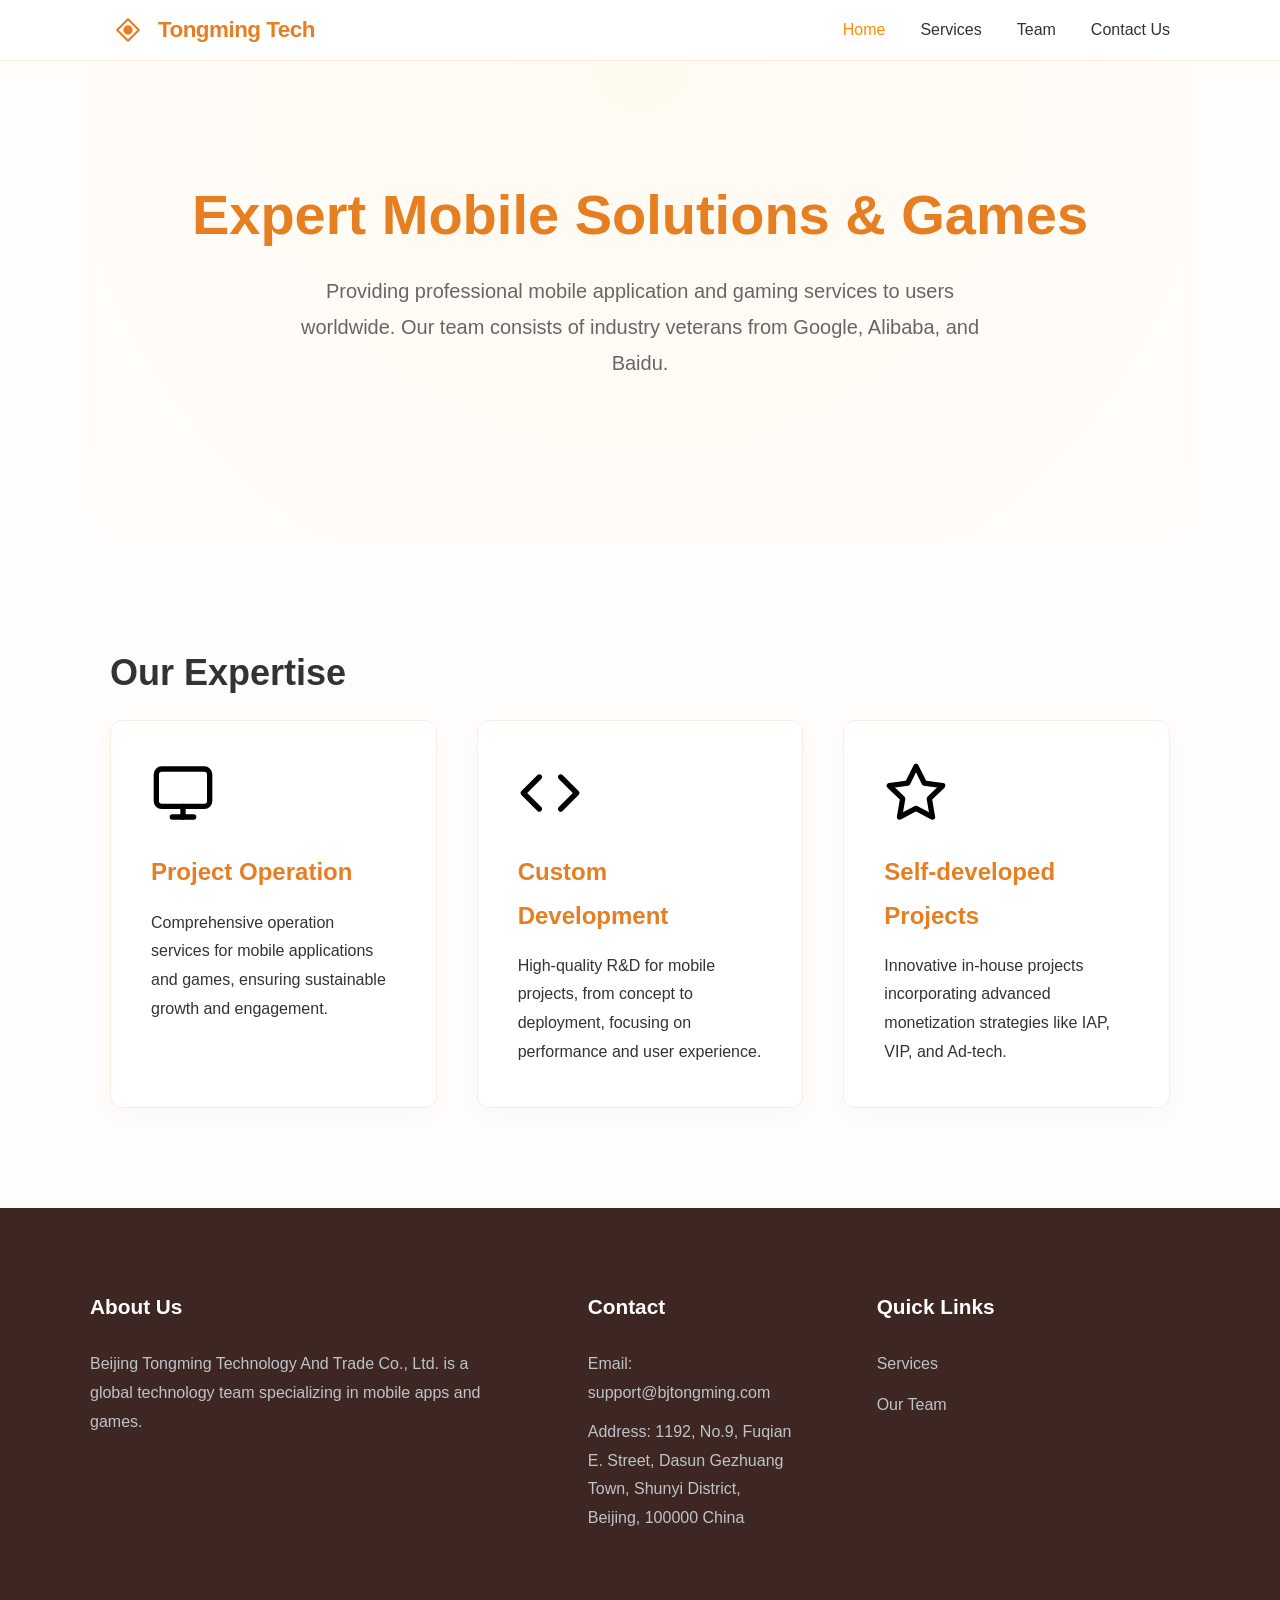
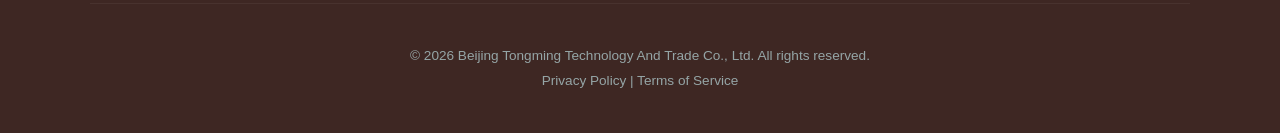
<file: index.html>
<!DOCTYPE html>
<html lang="en">
<head>
    <meta charset="UTF-8">
    <meta name="viewport" content="width=device-width, initial-scale=1.0">
    <meta name="description" content="Beijing Tongming Technology And Trade Co., Ltd. - Global mobile applications and games provider. Expert team from Google, Alibaba, Baidu.">
    <meta name="keywords" content="Mobile Apps, Mobile Games, Project Operation, App Development, Beijing Tongming">
    <title>Beijing Tongming Technology And Trade Co., Ltd.</title>
    <link rel="stylesheet" href="css/style.css">
</head>
<body>
    <header>
        <nav class="nav-container">
            <div class="logo">
                <a href="index.html">
                    <img src="svg/logo.svg" alt="Tongming Logo">
                    <span>Tongming Tech</span>
                </a>
            </div>
            <ul class="nav-links">
                <li><a href="index.html" class="active">Home</a></li>
                <li><a href="business.html">Services</a></li>
                <li><a href="team.html">Team</a></li>
                <li><a href="contact.html">Contact Us</a></li>
            </ul>
        </nav>
    </header>

    <main>
        <section class="hero">
            <h1>Expert Mobile Solutions & Games</h1>
            <p>Providing professional mobile application and gaming services to users worldwide. Our team consists of industry veterans from Google, Alibaba, and Baidu.</p>
        </section>

        <section id="features">
            <h2 class="section-title">Our Expertise</h2>
            <div class="grid">
                <div class="card">
                    <img src="svg/service-ops.svg" class="card-icon" alt="Operation">
                    <h3>Project Operation</h3>
                    <p>Comprehensive operation services for mobile applications and games, ensuring sustainable growth and engagement.</p>
                </div>
                <div class="card">
                    <img src="svg/service-dev.svg" class="card-icon" alt="Development">
                    <h3>Custom Development</h3>
                    <p>High-quality R&D for mobile projects, from concept to deployment, focusing on performance and user experience.</p>
                </div>
                <div class="card">
                    <img src="svg/service-self.svg" class="card-icon" alt="Self-developed">
                    <h3>Self-developed Projects</h3>
                    <p>Innovative in-house projects incorporating advanced monetization strategies like IAP, VIP, and Ad-tech.</p>
                </div>
            </div>
        </section>
    </main>

    <footer>
        <div class="footer-content">
            <div class="footer-section">
                <h3>About Us</h3>
                <p>Beijing Tongming Technology And Trade Co., Ltd. is a global technology team specializing in mobile apps and games.</p>
            </div>
            <div class="footer-section">
                <h3>Contact</h3>
                <p>Email: <a href="mailto:support@bjtongming.com">support@bjtongming.com</a></p>
                <p>Address: 1192, No.9, Fuqian E. Street, Dasun Gezhuang Town, Shunyi District, Beijing, 100000 China</p>
            </div>
            <div class="footer-section">
                <h3>Quick Links</h3>
                <ul class="footer-links-list">
                    <li><a href="business.html">Services</a></li>
                    <li><a href="team.html">Our Team</a></li>
                </ul>
            </div>
        </div>
        <div class="footer-bottom">
            <p>&copy; 2023 Beijing Tongming Technology And Trade Co., Ltd. All rights reserved.</p>
            <div class="footer-links">
                <a href="privacy.html">Privacy Policy</a> |
                <a href="terms.html">Terms of Service</a>
            </div>
        </div>
    </footer>
    <script src="js/main.js"></script>
</body>
</html>
</file>
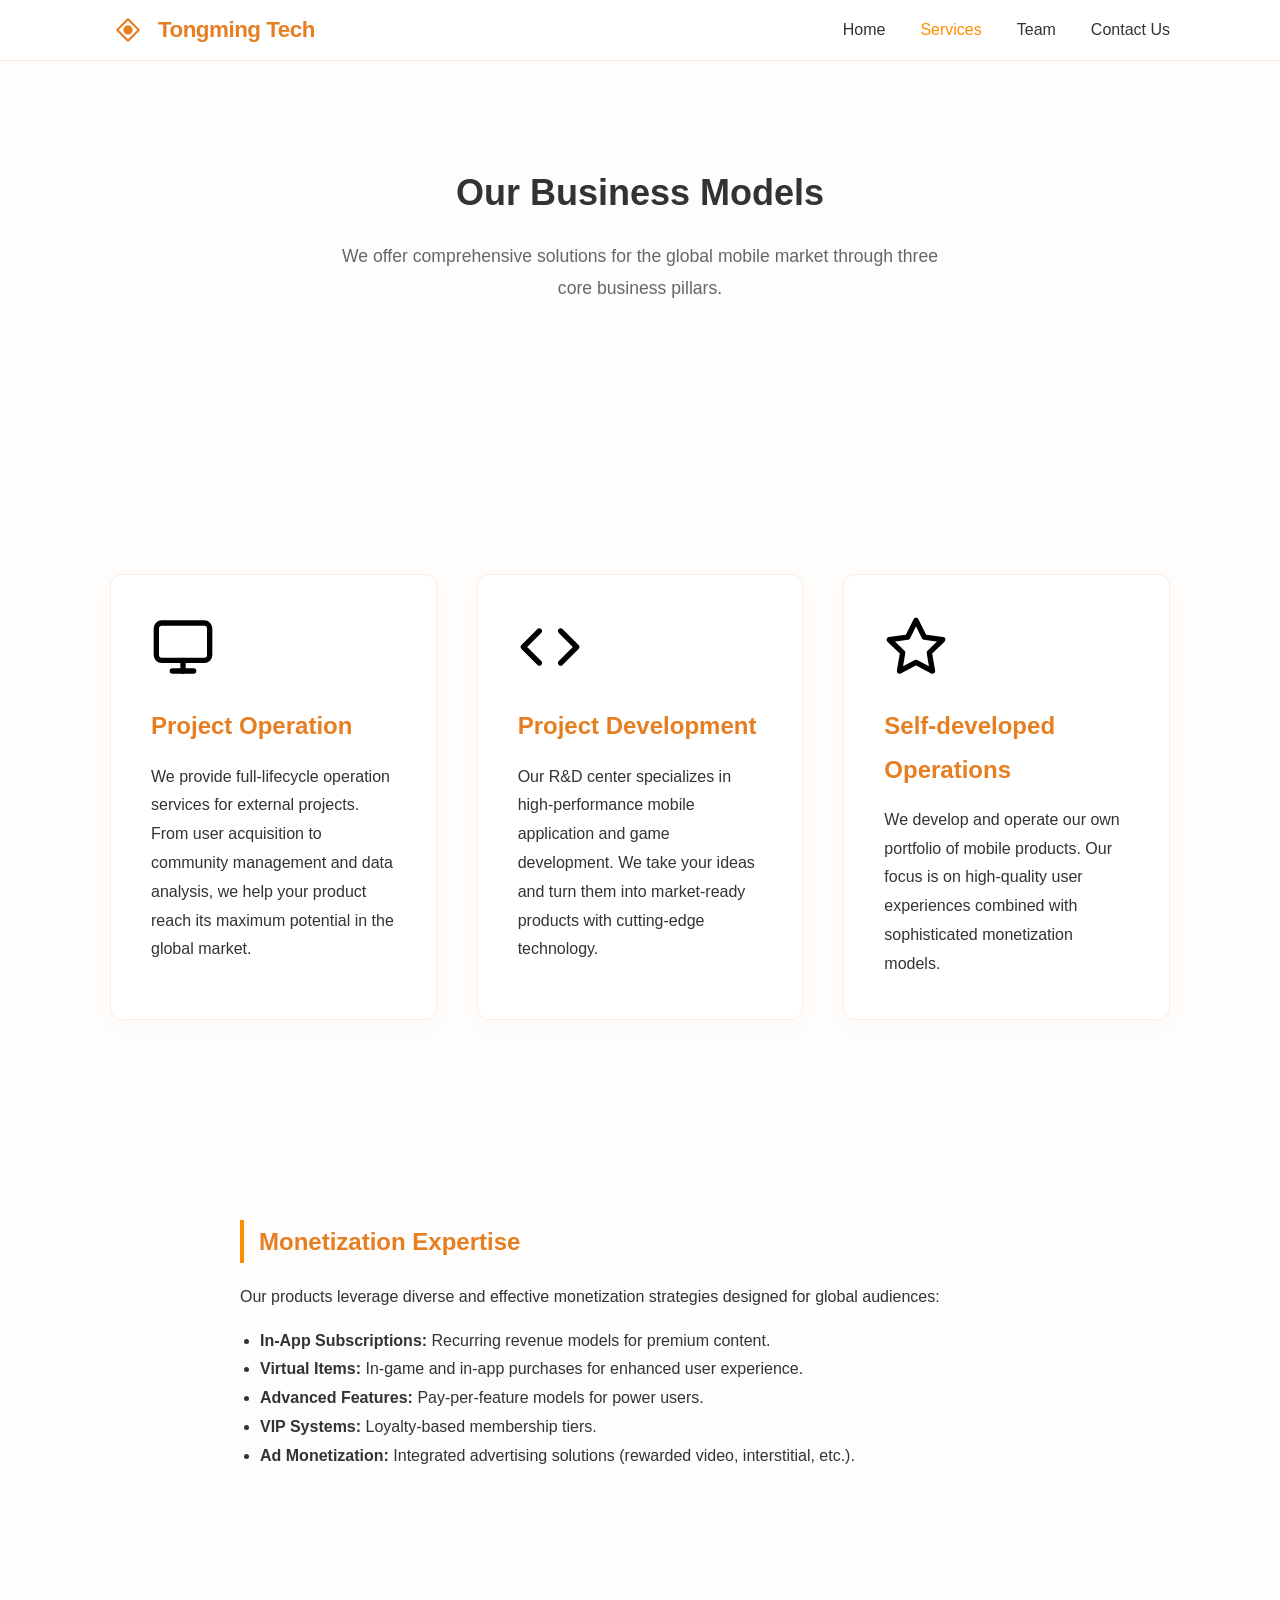
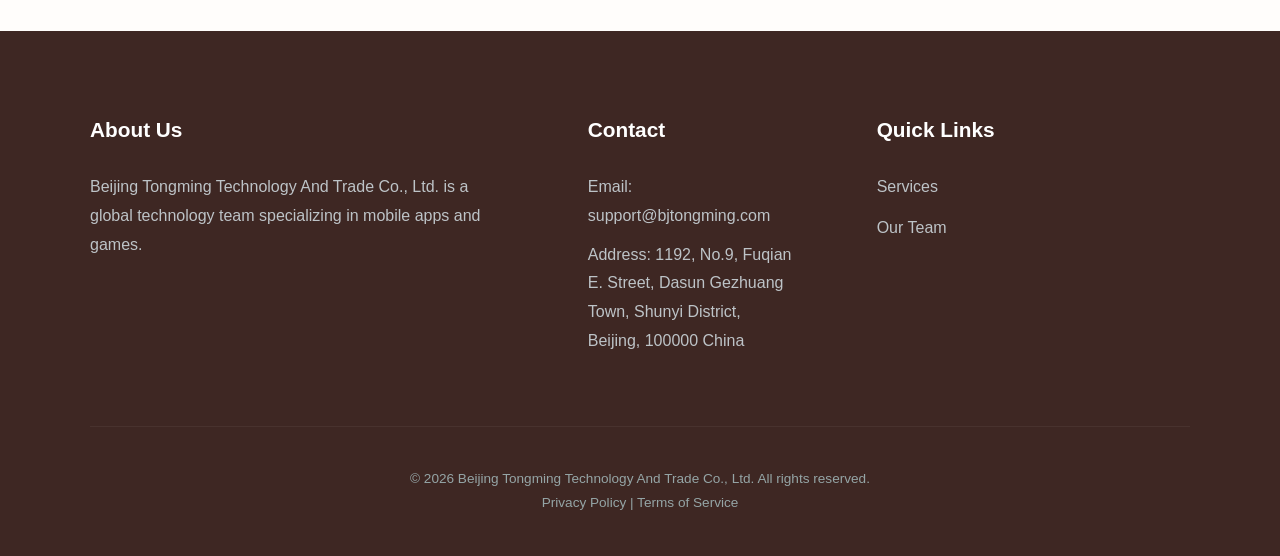
<file: business.html>
<!DOCTYPE html>
<html lang="en">
<head>
    <meta charset="UTF-8">
    <meta name="viewport" content="width=device-width, initial-scale=1.0">
    <meta name="description" content="Our services include project operation, custom development, and self-developed mobile applications with diverse monetization strategies.">
    <title>Business Services - Beijing Tongming Technology And Trade Co., Ltd.</title>
    <link rel="stylesheet" href="css/style.css">
</head>
<body>
    <header>
        <nav class="nav-container">
            <div class="logo">
                <a href="index.html">
                    <img src="svg/logo.svg" alt="Tongming Logo">
                    <span>Tongming Tech</span>
                </a>
            </div>
            <ul class="nav-links">
                <li><a href="index.html">Home</a></li>
                <li><a href="business.html" class="active">Services</a></li>
                <li><a href="team.html">Team</a></li>
                <li><a href="contact.html">Contact Us</a></li>
            </ul>
        </nav>
    </header>

    <main>
        <section class="section-header">
            <h1 class="section-title">Our Business Models</h1>
            <p class="section-subtitle">We offer comprehensive solutions for the global mobile market through three core business pillars.</p>
        </section>

        <section class="grid">
            <div class="card">
                <img src="svg/service-ops.svg" class="card-icon" alt="Operation">
                <h3>Project Operation</h3>
                <p>We provide full-lifecycle operation services for external projects. From user acquisition to community management and data analysis, we help your product reach its maximum potential in the global market.</p>
            </div>
            <div class="card">
                <img src="svg/service-dev.svg" class="card-icon" alt="Development">
                <h3>Project Development</h3>
                <p>Our R&D center specializes in high-performance mobile application and game development. We take your ideas and turn them into market-ready products with cutting-edge technology.</p>
            </div>
            <div class="card">
                <img src="svg/service-self.svg" class="card-icon" alt="Self-developed">
                <h3>Self-developed Operations</h3>
                <p>We develop and operate our own portfolio of mobile products. Our focus is on high-quality user experiences combined with sophisticated monetization models.</p>
            </div>
        </section>

        <section>
            <div class="content-wrapper">
                <div class="sub-section">
                    <h2>Monetization Expertise</h2>
                    <p>Our products leverage diverse and effective monetization strategies designed for global audiences:</p>
                    <ul style="list-style: disc; margin-left: 20px; margin-top: 15px;">
                        <li><strong>In-App Subscriptions:</strong> Recurring revenue models for premium content.</li>
                        <li><strong>Virtual Items:</strong> In-game and in-app purchases for enhanced user experience.</li>
                        <li><strong>Advanced Features:</strong> Pay-per-feature models for power users.</li>
                        <li><strong>VIP Systems:</strong> Loyalty-based membership tiers.</li>
                        <li><strong>Ad Monetization:</strong> Integrated advertising solutions (rewarded video, interstitial, etc.).</li>
                    </ul>
                </div>
            </div>
        </section>
    </main>

    <footer>
        <div class="footer-content">
            <div class="footer-section">
                <h3>About Us</h3>
                <p>Beijing Tongming Technology And Trade Co., Ltd. is a global technology team specializing in mobile apps and games.</p>
            </div>
            <div class="footer-section">
                <h3>Contact</h3>
                <p>Email: <a href="mailto:support@bjtongming.com">support@bjtongming.com</a></p>
                <p>Address: 1192, No.9, Fuqian E. Street, Dasun Gezhuang Town, Shunyi District, Beijing, 100000 China</p>
            </div>
            <div class="footer-section">
                <h3>Quick Links</h3>
                <ul class="footer-links-list">
                    <li><a href="business.html">Services</a></li>
                    <li><a href="team.html">Our Team</a></li>
                </ul>
            </div>
        </div>
        <div class="footer-bottom">
            <p>&copy; 2023 Beijing Tongming Technology And Trade Co., Ltd. All rights reserved.</p>
            <div class="footer-links">
                <a href="privacy.html">Privacy Policy</a> |
                <a href="terms.html">Terms of Service</a>
            </div>
        </div>
    </footer>
    <script src="js/main.js"></script>
</body>
</html>
</file>
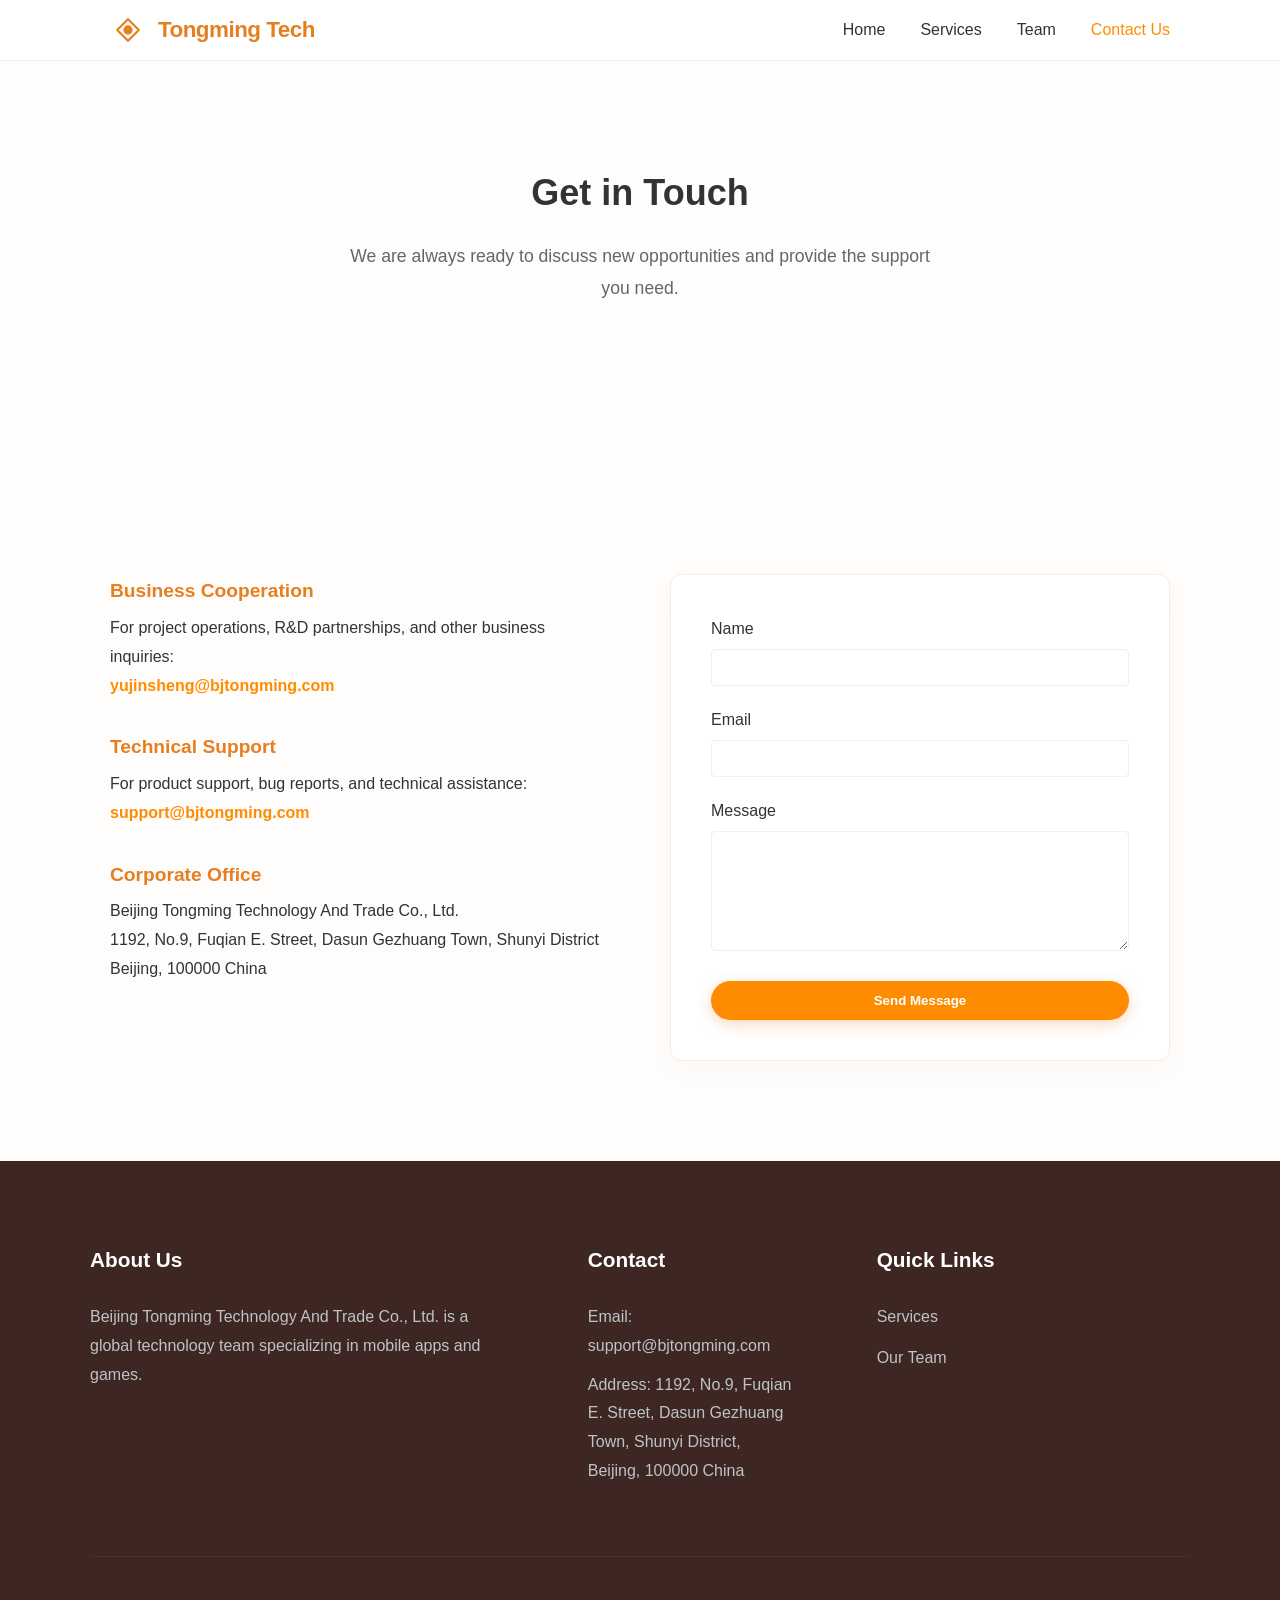
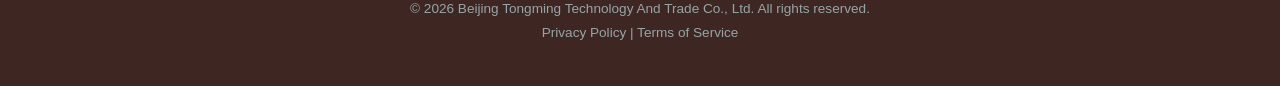
<file: contact.html>
<!DOCTYPE html>
<html lang="en">
<head>
    <meta charset="UTF-8">
    <meta name="viewport" content="width=device-width, initial-scale=1.0">
    <meta name="description" content="Contact Beijing Tongming Technology And Trade Co., Ltd. for business cooperation or technical support.">
    <title>Contact Us - Beijing Tongming Technology And Trade Co., Ltd.</title>
    <link rel="stylesheet" href="css/style.css">
</head>
<body>
    <header>
        <nav class="nav-container">
            <div class="logo">
                <a href="index.html">
                    <img src="svg/logo.svg" alt="Tongming Logo">
                    <span>Tongming Tech</span>
                </a>
            </div>
            <ul class="nav-links">
                <li><a href="index.html">Home</a></li>
                <li><a href="business.html">Services</a></li>
                <li><a href="team.html">Team</a></li>
                <li><a href="contact.html" class="active">Contact Us</a></li>
            </ul>
        </nav>
    </header>

    <main>
        <section class="section-header">
            <h1 class="section-title">Get in Touch</h1>
            <p class="section-subtitle">We are always ready to discuss new opportunities and provide the support you need.</p>
        </section>

        <section class="contact-grid">
            <div class="contact-info">
                <div>
                    <h4>Business Cooperation</h4>
                    <p>For project operations, R&D partnerships, and other business inquiries:</p>
                    <a href="mailto:yujinsheng@bjtongming.com" style="color: var(--primary-color); font-weight: bold;">yujinsheng@bjtongming.com</a>
                </div>
                <div>
                    <h4>Technical Support</h4>
                    <p>For product support, bug reports, and technical assistance:</p>
                    <a href="mailto:support@bjtongming.com" style="color: var(--primary-color); font-weight: bold;">support@bjtongming.com</a>
                </div>
                <div>
                    <h4>Corporate Office</h4>
                    <p>Beijing Tongming Technology And Trade Co., Ltd.</p>
                    <p>1192, No.9, Fuqian E. Street, Dasun Gezhuang Town, Shunyi District</p>
                    <p>Beijing, 100000 China</p>
                </div>
            </div>
            <div class="card">
                <form id="contactForm" onsubmit="return false;">
                    <div style="margin-bottom: 20px;">
                        <label style="display: block; margin-bottom: 5px;">Name</label>
                        <input type="text" style="width: 100%; padding: 10px; border: 1px solid var(--border-color); border-radius: 4px;">
                    </div>
                    <div style="margin-bottom: 20px;">
                        <label style="display: block; margin-bottom: 5px;">Email</label>
                        <input type="email" style="width: 100%; padding: 10px; border: 1px solid var(--border-color); border-radius: 4px;">
                    </div>
                    <div style="margin-bottom: 20px;">
                        <label style="display: block; margin-bottom: 5px;">Message</label>
                        <textarea style="width: 100%; padding: 10px; border: 1px solid var(--border-color); border-radius: 4px; height: 120px;"></textarea>
                    </div>
                    <button class="btn" style="width: 100%; border: none; cursor: pointer;">Send Message</button>
                </form>
            </div>
        </section>
    </main>

    <footer>
        <div class="footer-content">
            <div class="footer-section">
                <h3>About Us</h3>
                <p>Beijing Tongming Technology And Trade Co., Ltd. is a global technology team specializing in mobile apps and games.</p>
            </div>
            <div class="footer-section">
                <h3>Contact</h3>
                <p>Email: <a href="mailto:support@bjtongming.com">support@bjtongming.com</a></p>
                <p>Address: 1192, No.9, Fuqian E. Street, Dasun Gezhuang Town, Shunyi District, Beijing, 100000 China</p>
            </div>
            <div class="footer-section">
                <h3>Quick Links</h3>
                <ul class="footer-links-list">
                    <li><a href="business.html">Services</a></li>
                    <li><a href="team.html">Our Team</a></li>
                </ul>
            </div>
        </div>
        <div class="footer-bottom">
            <p>&copy; 2023 Beijing Tongming Technology And Trade Co., Ltd. All rights reserved.</p>
            <div class="footer-links">
                <a href="privacy.html">Privacy Policy</a> |
                <a href="terms.html">Terms of Service</a>
            </div>
        </div>
    </footer>
    <script src="js/main.js"></script>
</body>
</html>
</file>
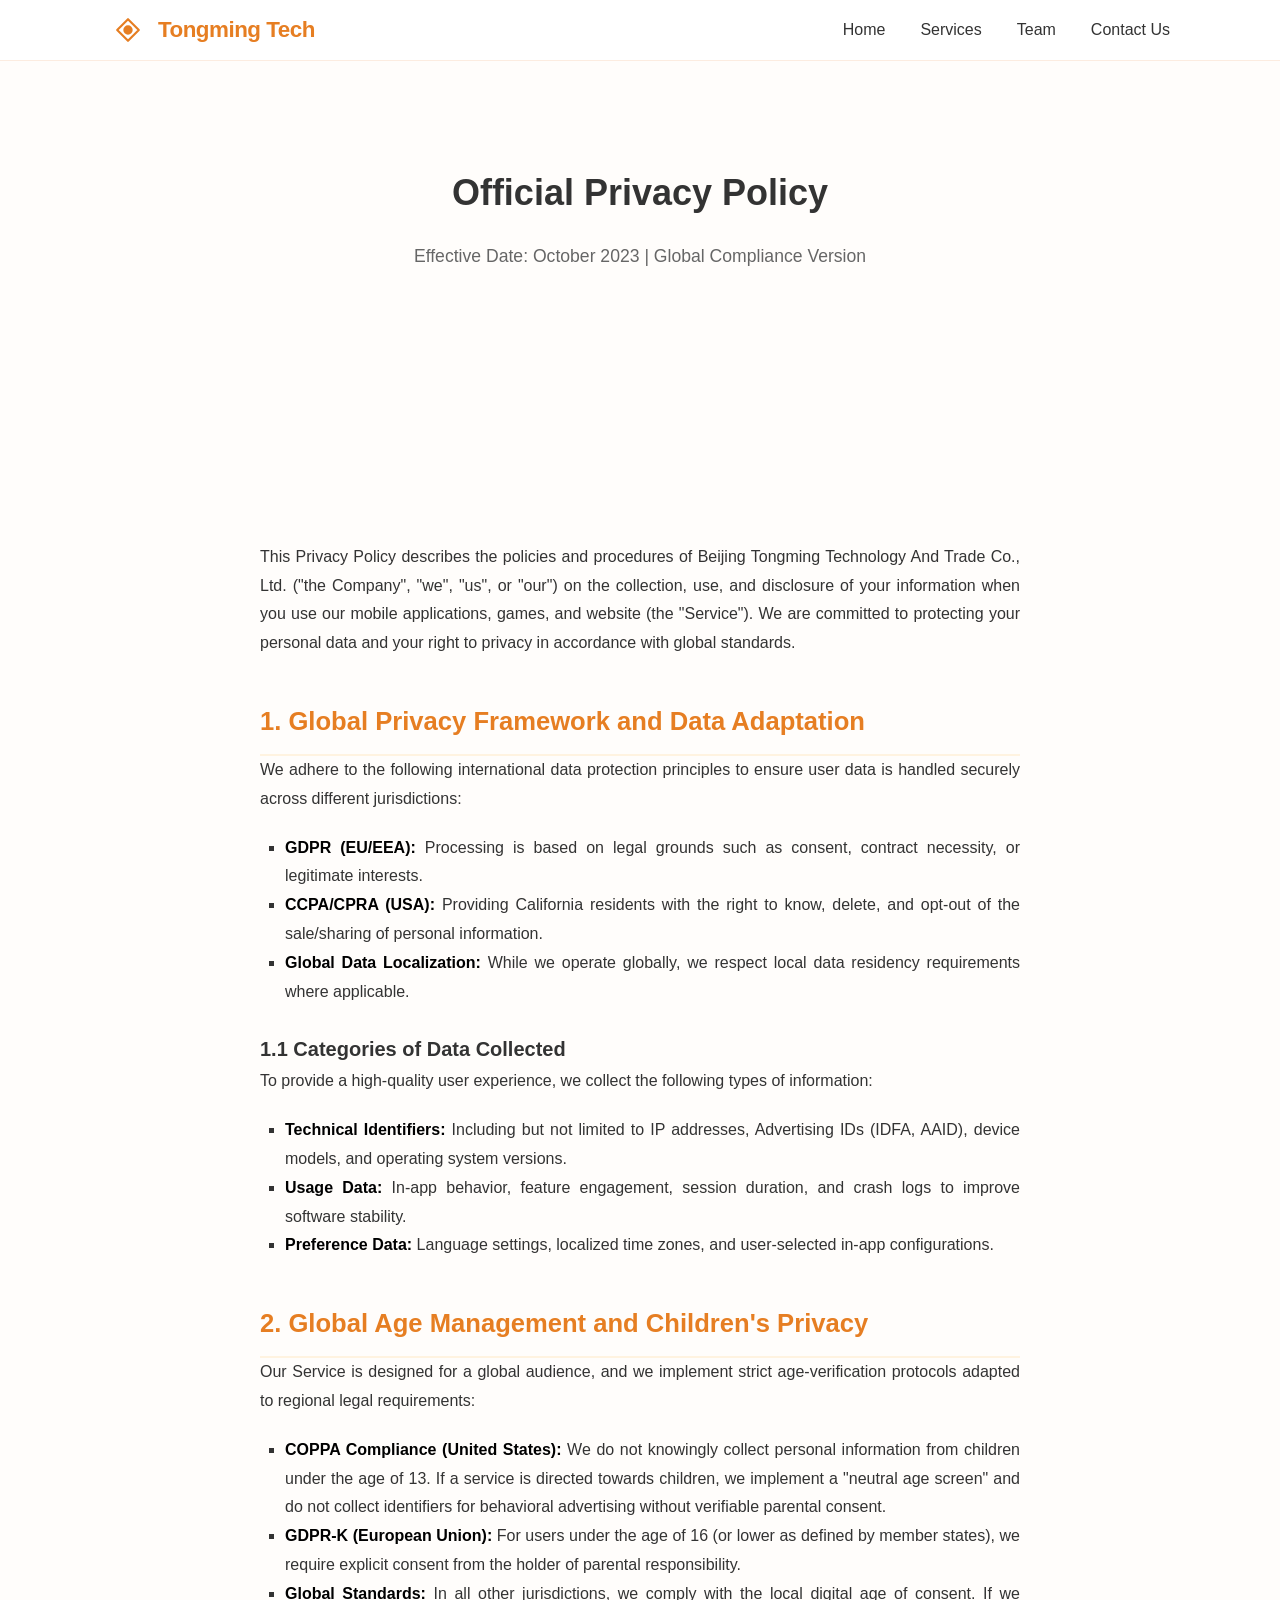
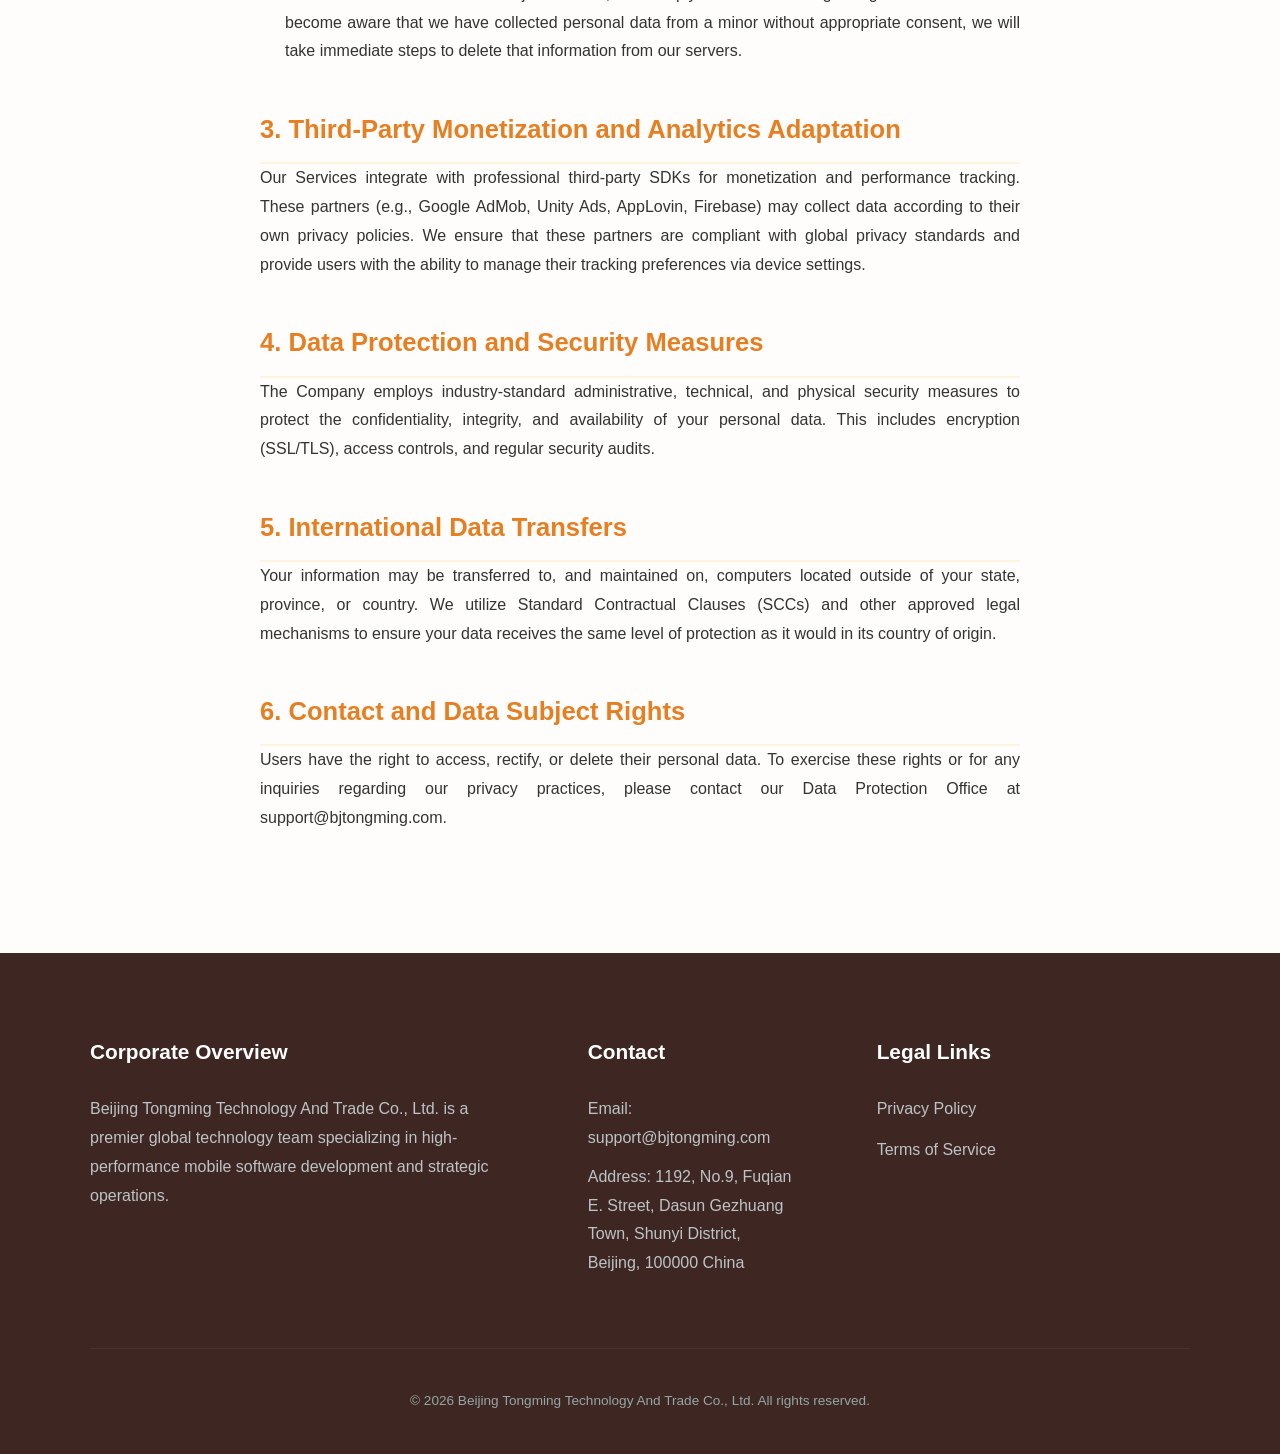
<file: privacy.html>
<!DOCTYPE html>
<html lang="en">
<head>
    <meta charset="UTF-8">
    <meta name="viewport" content="width=device-width, initial-scale=1.0">
    <meta name="description" content="Official Privacy Policy of Beijing Tongming Technology And Trade Co., Ltd. Detailing our global data protection standards and age-appropriate practices.">
    <title>Privacy Policy | Beijing Tongming Technology And Trade Co., Ltd.</title>
    <link rel="stylesheet" href="css/style.css">
    <style>
        .policy-container { line-height: 1.8; color: #333; text-align: justify; }
        .policy-container h2 { margin-top: 40px; color: var(--primary-dark); border-bottom: 2px solid var(--primary-light); padding-bottom: 10px; font-size: 1.6rem; }
        .policy-container h3 { margin-top: 25px; color: var(--text-color); font-size: 1.25rem; font-weight: 600; }
        .policy-container p, .policy-container ul { margin-bottom: 20px; }
        .policy-container ul { padding-left: 25px; list-style-type: square; }
        .policy-container strong { color: #000; }
    </style>
</head>
<body>
    <header>
        <nav class="nav-container">
            <div class="logo">
                <a href="index.html">
                    <img src="svg/logo.svg" alt="Tongming Tech Logo">
                    <span>Tongming Tech</span>
                </a>
            </div>
            <ul class="nav-links">
                <li><a href="index.html">Home</a></li>
                <li><a href="business.html">Services</a></li>
                <li><a href="team.html">Team</a></li>
                <li><a href="contact.html">Contact Us</a></li>
            </ul>
        </nav>
    </header>

    <main>
        <section class="section-header">
            <h1 class="section-title">Official Privacy Policy</h1>
            <p class="section-subtitle">Effective Date: October 2023 | Global Compliance Version</p>
        </section>

        <section class="content-wrapper policy-container">
            <p>This Privacy Policy describes the policies and procedures of Beijing Tongming Technology And Trade Co., Ltd. ("the Company", "we", "us", or "our") on the collection, use, and disclosure of your information when you use our mobile applications, games, and website (the "Service"). We are committed to protecting your personal data and your right to privacy in accordance with global standards.</p>

            <h2>1. Global Privacy Framework and Data Adaptation</h2>
            <p>We adhere to the following international data protection principles to ensure user data is handled securely across different jurisdictions:</p>
            <ul>
                <li><strong>GDPR (EU/EEA):</strong> Processing is based on legal grounds such as consent, contract necessity, or legitimate interests.</li>
                <li><strong>CCPA/CPRA (USA):</strong> Providing California residents with the right to know, delete, and opt-out of the sale/sharing of personal information.</li>
                <li><strong>Global Data Localization:</strong> While we operate globally, we respect local data residency requirements where applicable.</li>
            </ul>

            <h3>1.1 Categories of Data Collected</h3>
            <p>To provide a high-quality user experience, we collect the following types of information:</p>
            <ul>
                <li><strong>Technical Identifiers:</strong> Including but not limited to IP addresses, Advertising IDs (IDFA, AAID), device models, and operating system versions.</li>
                <li><strong>Usage Data:</strong> In-app behavior, feature engagement, session duration, and crash logs to improve software stability.</li>
                <li><strong>Preference Data:</strong> Language settings, localized time zones, and user-selected in-app configurations.</li>
            </ul>

            <h2>2. Global Age Management and Children's Privacy</h2>
            <p>Our Service is designed for a global audience, and we implement strict age-verification protocols adapted to regional legal requirements:</p>
            <ul>
                <li><strong>COPPA Compliance (United States):</strong> We do not knowingly collect personal information from children under the age of 13. If a service is directed towards children, we implement a "neutral age screen" and do not collect identifiers for behavioral advertising without verifiable parental consent.</li>
                <li><strong>GDPR-K (European Union):</strong> For users under the age of 16 (or lower as defined by member states), we require explicit consent from the holder of parental responsibility.</li>
                <li><strong>Global Standards:</strong> In all other jurisdictions, we comply with the local digital age of consent. If we become aware that we have collected personal data from a minor without appropriate consent, we will take immediate steps to delete that information from our servers.</li>
            </ul>

            <h2>3. Third-Party Monetization and Analytics Adaptation</h2>
            <p>Our Services integrate with professional third-party SDKs for monetization and performance tracking. These partners (e.g., Google AdMob, Unity Ads, AppLovin, Firebase) may collect data according to their own privacy policies. We ensure that these partners are compliant with global privacy standards and provide users with the ability to manage their tracking preferences via device settings.</p>

            <h2>4. Data Protection and Security Measures</h2>
            <p>The Company employs industry-standard administrative, technical, and physical security measures to protect the confidentiality, integrity, and availability of your personal data. This includes encryption (SSL/TLS), access controls, and regular security audits.</p>

            <h2>5. International Data Transfers</h2>
            <p>Your information may be transferred to, and maintained on, computers located outside of your state, province, or country. We utilize Standard Contractual Clauses (SCCs) and other approved legal mechanisms to ensure your data receives the same level of protection as it would in its country of origin.</p>

            <h2>6. Contact and Data Subject Rights</h2>
            <p>Users have the right to access, rectify, or delete their personal data. To exercise these rights or for any inquiries regarding our privacy practices, please contact our Data Protection Office at <a href="mailto:support@bjtongming.com">support@bjtongming.com</a>.</p>
        </section>
    </main>

    <footer>
        <div class="footer-content">
            <div class="footer-section">
                <h3>Corporate Overview</h3>
                <p>Beijing Tongming Technology And Trade Co., Ltd. is a premier global technology team specializing in high-performance mobile software development and strategic operations.</p>
            </div>
            <div class="footer-section">
                <h3>Contact</h3>
                <p>Email: <a href="mailto:support@bjtongming.com">support@bjtongming.com</a></p>
                <p>Address: 1192, No.9, Fuqian E. Street, Dasun Gezhuang Town, Shunyi District, Beijing, 100000 China</p>
            </div>
            <div class="footer-section">
                <h3>Legal Links</h3>
                <ul class="footer-links-list">
                    <li><a href="privacy.html">Privacy Policy</a></li>
                    <li><a href="terms.html">Terms of Service</a></li>
                </ul>
            </div>
        </div>
        <div class="footer-bottom">
            <p>&copy; 2023 Beijing Tongming Technology And Trade Co., Ltd. All rights reserved.</p>
        </div>
    </footer>
    <script src="js/main.js"></script>
</body>
</html>
</file>
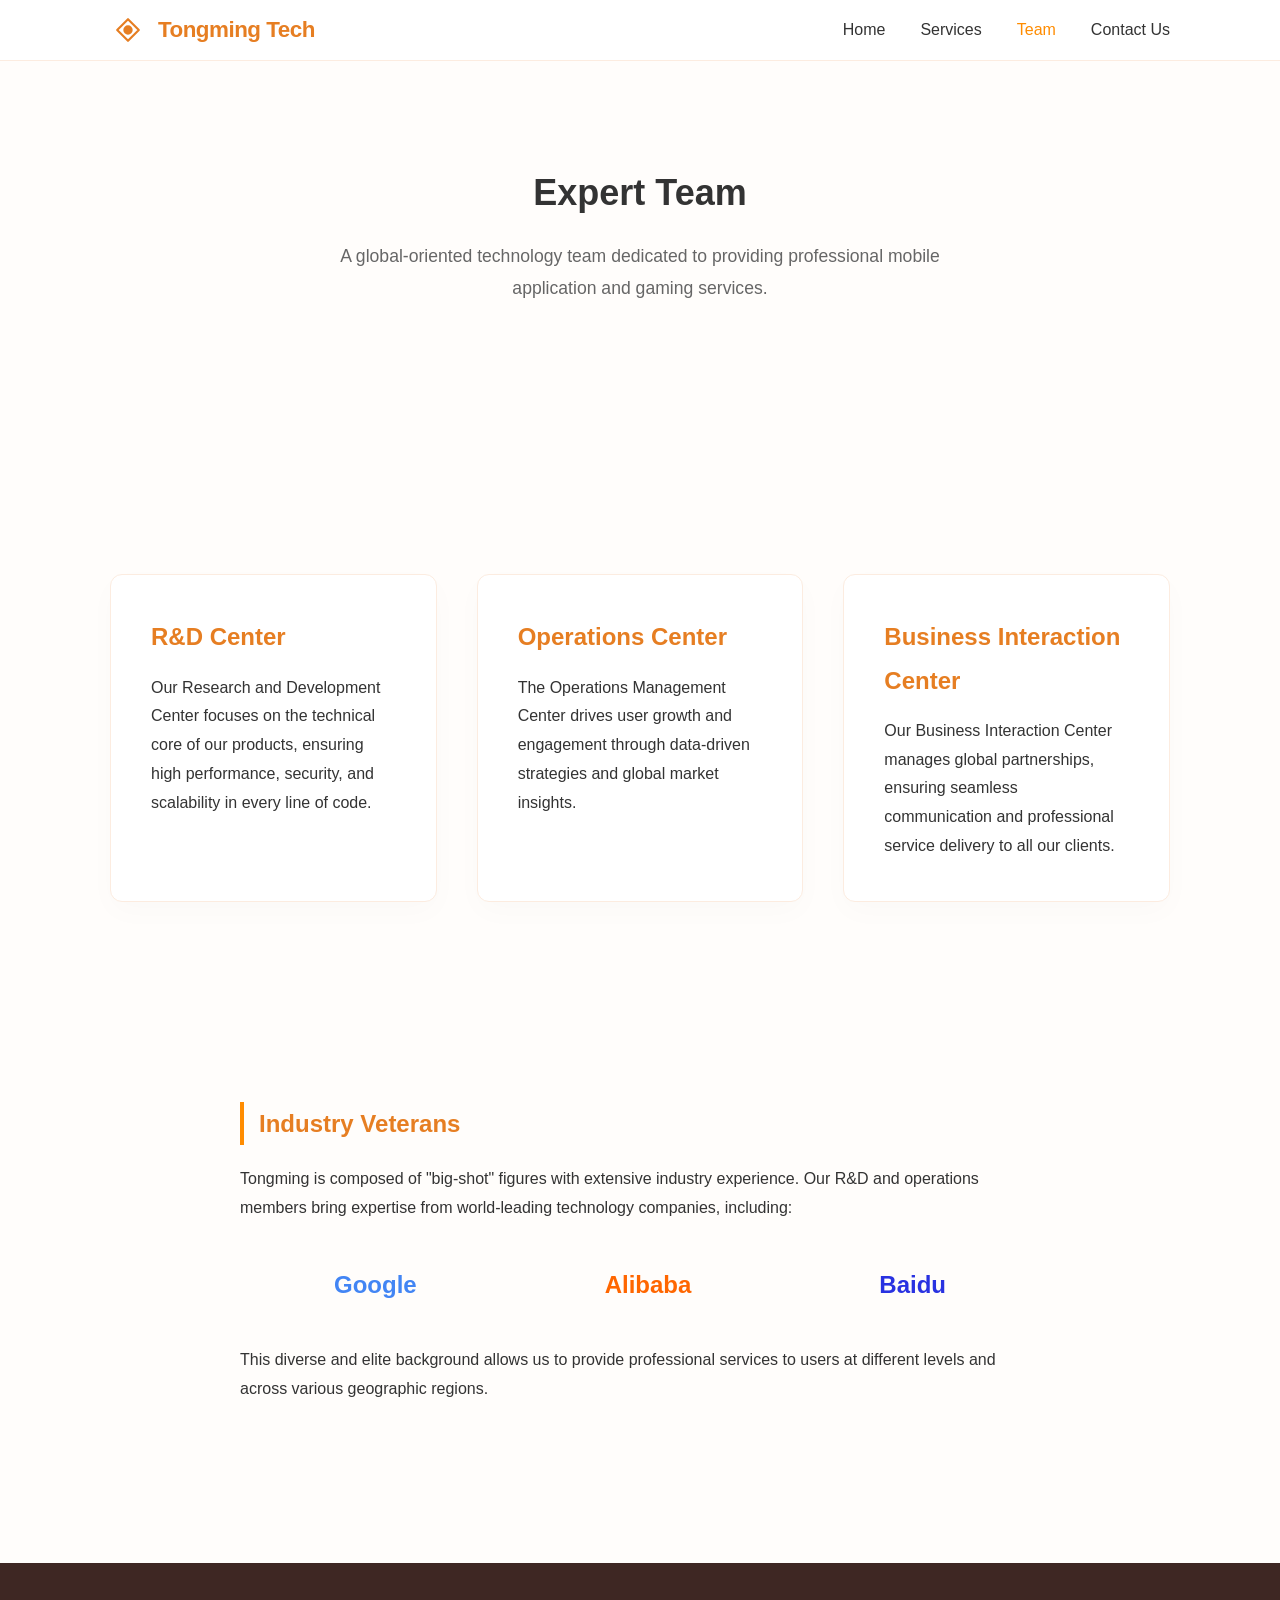
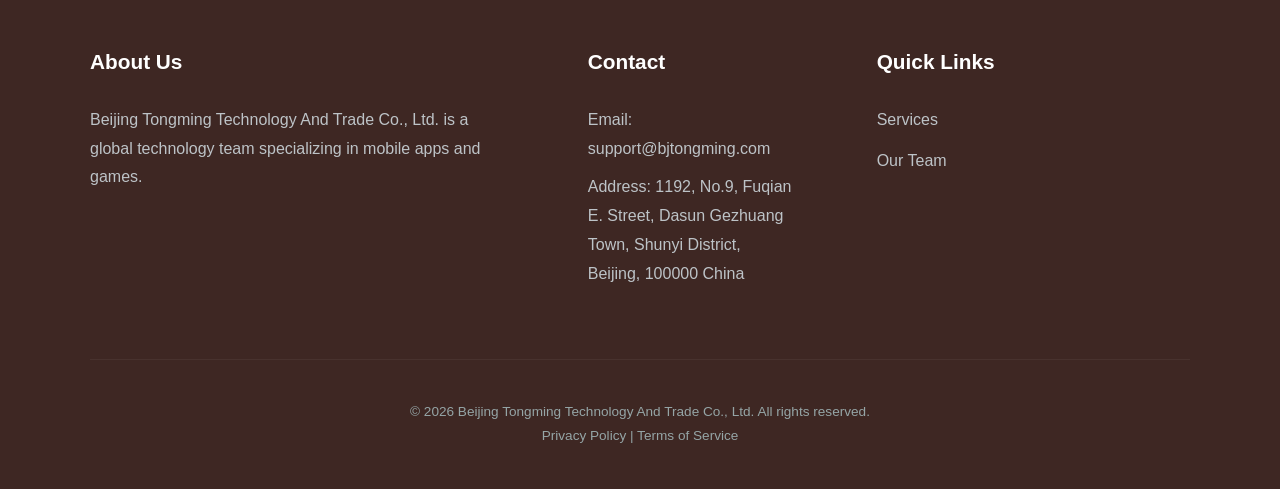
<file: team.html>
<!DOCTYPE html>
<html lang="en">
<head>
    <meta charset="UTF-8">
    <meta name="viewport" content="width=device-width, initial-scale=1.0">
    <meta name="description" content="Our team consists of industry veterans from Google, Alibaba, and Baidu, organized into specialized centers.">
    <title>Our Team - Beijing Tongming Technology And Trade Co., Ltd.</title>
    <link rel="stylesheet" href="css/style.css">
</head>
<body>
    <header>
        <nav class="nav-container">
            <div class="logo">
                <a href="index.html">
                    <img src="svg/logo.svg" alt="Tongming Logo">
                    <span>Tongming Tech</span>
                </a>
            </div>
            <ul class="nav-links">
                <li><a href="index.html">Home</a></li>
                <li><a href="business.html">Services</a></li>
                <li><a href="team.html" class="active">Team</a></li>
                <li><a href="contact.html">Contact Us</a></li>
            </ul>
        </nav>
    </header>

    <main>
        <section class="section-header">
            <h1 class="section-title">Expert Team</h1>
            <p class="section-subtitle">A global-oriented technology team dedicated to providing professional mobile application and gaming services.</p>
        </section>

        <section class="grid">
            <div class="card">
                <h3>R&D Center</h3>
                <p>Our Research and Development Center focuses on the technical core of our products, ensuring high performance, security, and scalability in every line of code.</p>
            </div>
            <div class="card">
                <h3>Operations Center</h3>
                <p>The Operations Management Center drives user growth and engagement through data-driven strategies and global market insights.</p>
            </div>
            <div class="card">
                <h3>Business Interaction Center</h3>
                <p>Our Business Interaction Center manages global partnerships, ensuring seamless communication and professional service delivery to all our clients.</p>
            </div>
        </section>

        <section>
            <div class="content-wrapper">
                <div class="sub-section">
                    <h2>Industry Veterans</h2>
                    <p>Tongming is composed of "big-shot" figures with extensive industry experience. Our R&D and operations members bring expertise from world-leading technology companies, including:</p>
                    <div style="display: flex; justify-content: space-around; padding: 40px 0; font-weight: bold; font-size: 1.5rem; color: #ddd;">
                        <span style="color: #4285F4;">Google</span>
                        <span style="color: #FF6600;">Alibaba</span>
                        <span style="color: #2932E1;">Baidu</span>
                    </div>
                    <p>This diverse and elite background allows us to provide professional services to users at different levels and across various geographic regions.</p>
                </div>
            </div>
        </section>
    </main>

    <footer>
        <div class="footer-content">
            <div class="footer-section">
                <h3>About Us</h3>
                <p>Beijing Tongming Technology And Trade Co., Ltd. is a global technology team specializing in mobile apps and games.</p>
            </div>
            <div class="footer-section">
                <h3>Contact</h3>
                <p>Email: <a href="mailto:support@bjtongming.com">support@bjtongming.com</a></p>
                <p>Address: 1192, No.9, Fuqian E. Street, Dasun Gezhuang Town, Shunyi District, Beijing, 100000 China</p>
            </div>
            <div class="footer-section">
                <h3>Quick Links</h3>
                <ul class="footer-links-list">
                    <li><a href="business.html">Services</a></li>
                    <li><a href="team.html">Our Team</a></li>
                </ul>
            </div>
        </div>
        <div class="footer-bottom">
            <p>&copy; 2023 Beijing Tongming Technology And Trade Co., Ltd. All rights reserved.</p>
            <div class="footer-links">
                <a href="privacy.html">Privacy Policy</a> |
                <a href="terms.html">Terms of Service</a>
            </div>
        </div>
    </footer>
    <script src="js/main.js"></script>
</body>
</html>
</file>
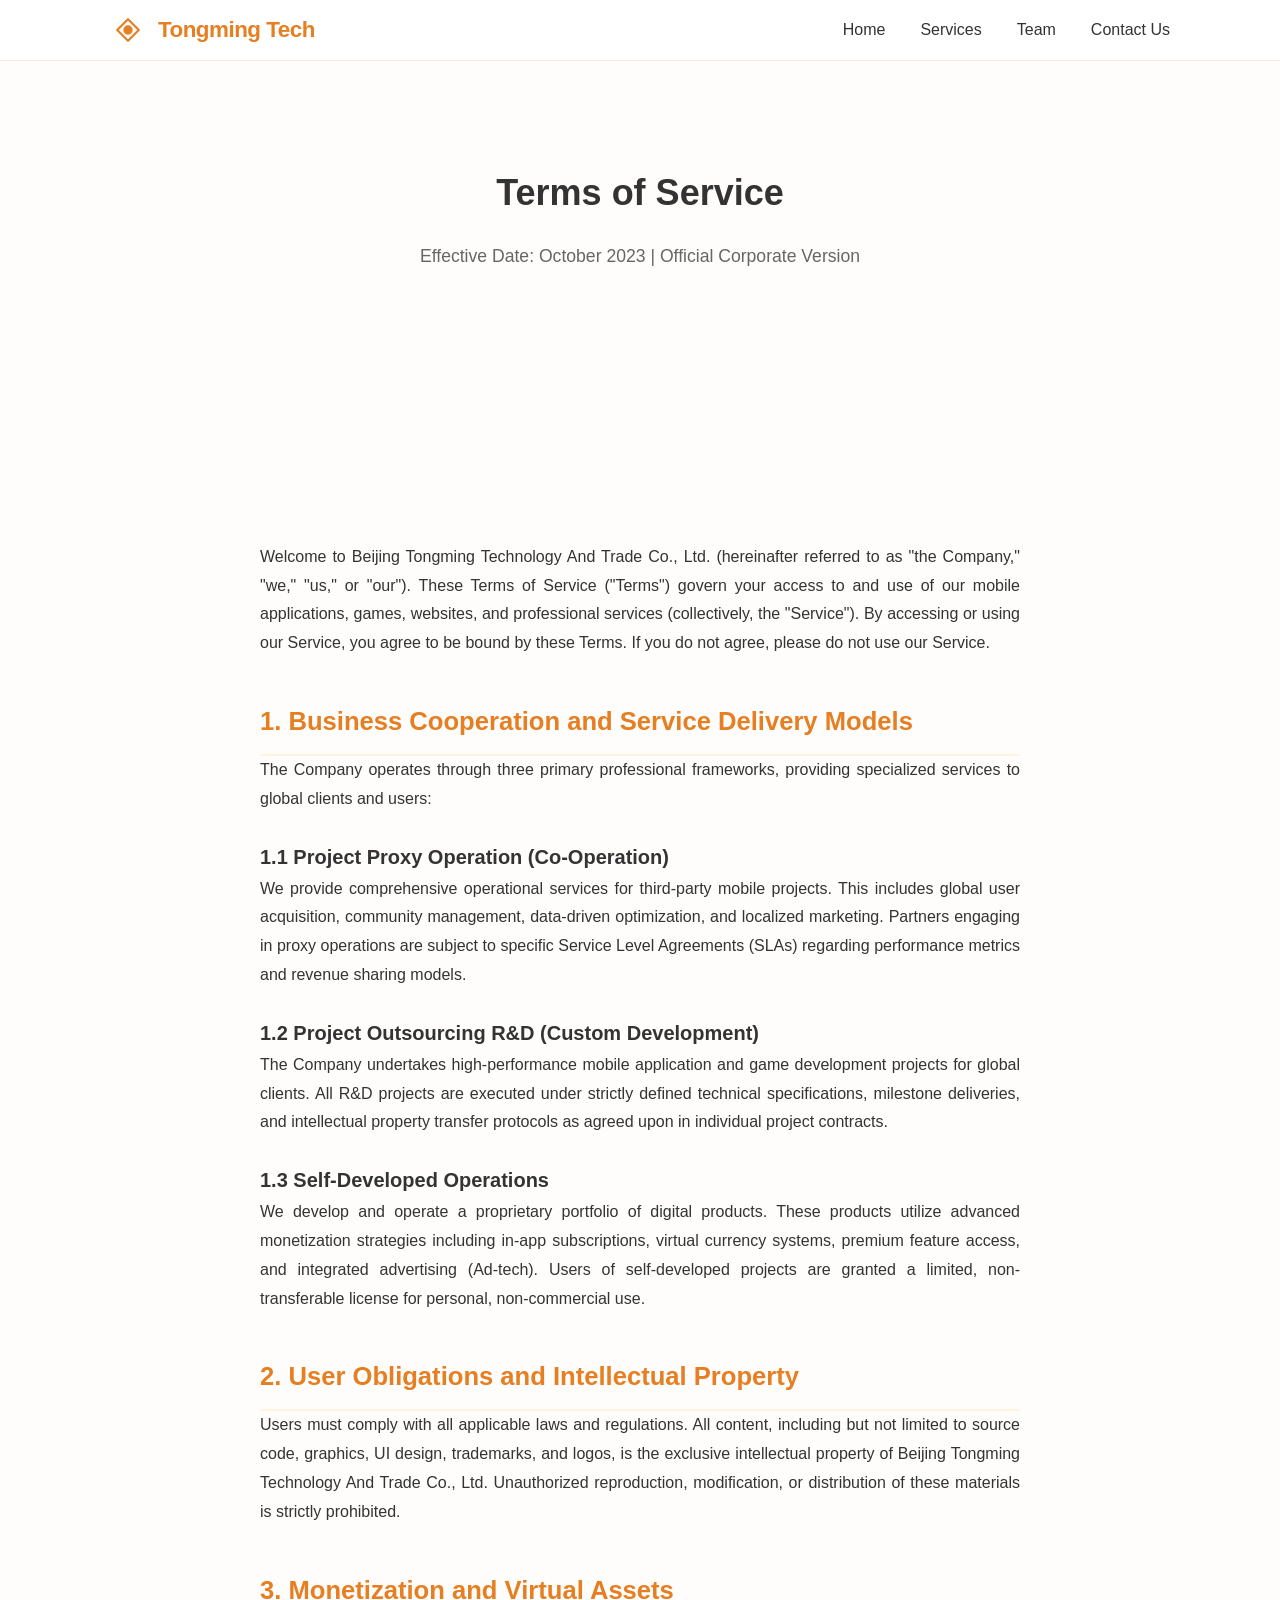
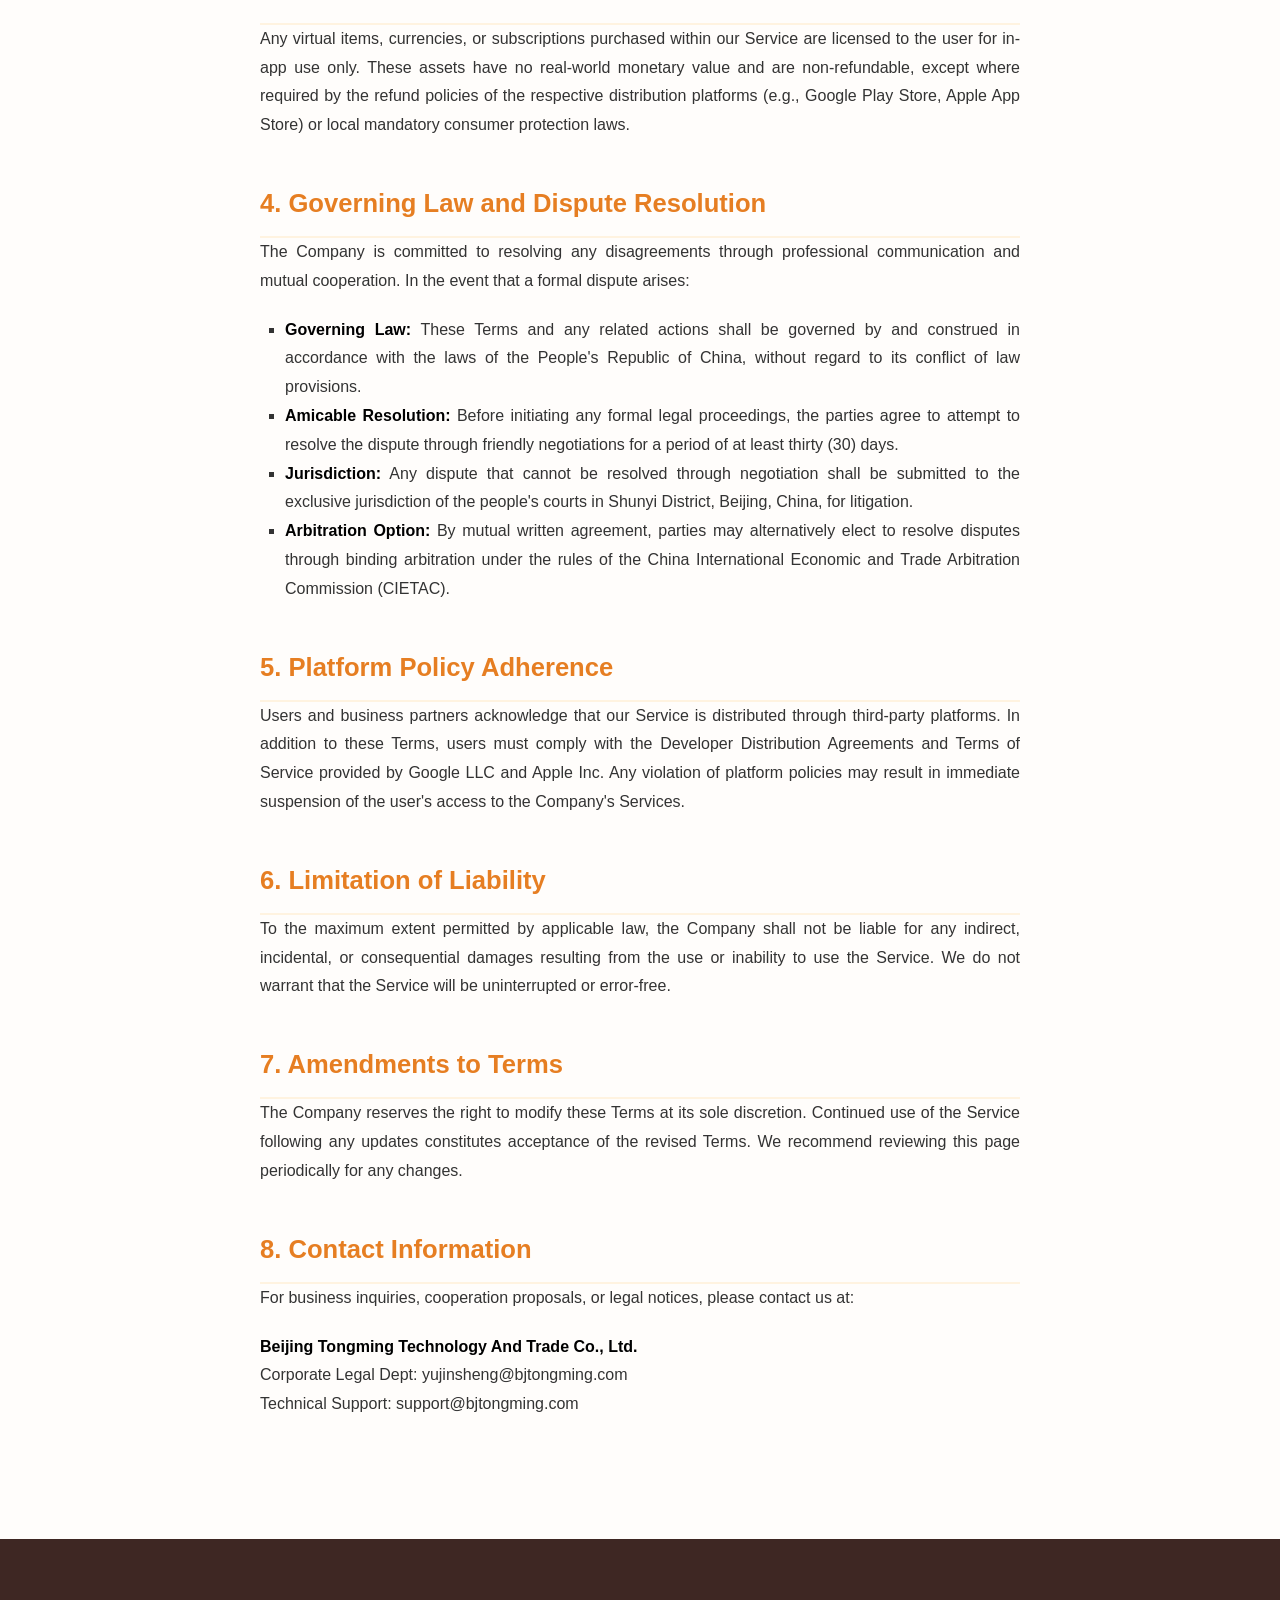
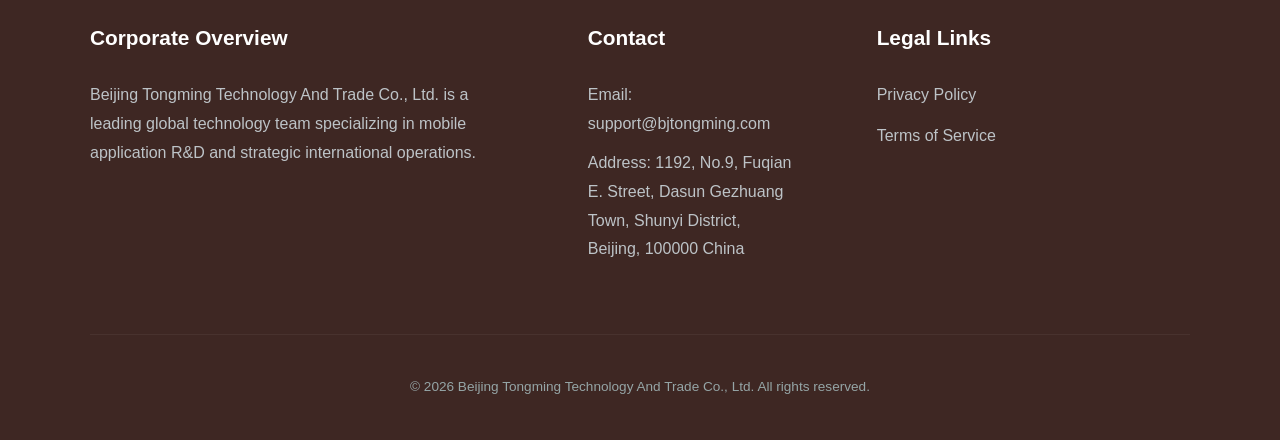
<file: terms.html>
<!DOCTYPE html>
<html lang="en">
<head>
    <meta charset="UTF-8">
    <meta name="viewport" content="width=device-width, initial-scale=1.0">
    <meta name="description" content="Official Terms of Service for Beijing Tongming Technology And Trade Co., Ltd. Outlining business cooperation models, legal obligations, and dispute resolution.">
    <title>Terms of Service | Beijing Tongming Technology And Trade Co., Ltd.</title>
    <link rel="stylesheet" href="css/style.css">
    <style>
        .policy-container { line-height: 1.8; color: #333; text-align: justify; }
        .policy-container h2 { margin-top: 40px; color: var(--primary-dark); border-bottom: 2px solid var(--primary-light); padding-bottom: 10px; font-size: 1.6rem; }
        .policy-container h3 { margin-top: 25px; color: var(--text-color); font-size: 1.25rem; font-weight: 600; }
        .policy-container p, .policy-container ul { margin-bottom: 20px; }
        .policy-container ul { padding-left: 25px; list-style-type: square; }
        .policy-container strong { color: #000; }
    </style>
</head>
<body>
    <header>
        <nav class="nav-container">
            <div class="logo">
                <a href="index.html">
                    <img src="svg/logo.svg" alt="Tongming Tech Logo">
                    <span>Tongming Tech</span>
                </a>
            </div>
            <ul class="nav-links">
                <li><a href="index.html">Home</a></li>
                <li><a href="business.html">Services</a></li>
                <li><a href="team.html">Team</a></li>
                <li><a href="contact.html">Contact Us</a></li>
            </ul>
        </nav>
    </header>

    <main>
        <section class="section-header">
            <h1 class="section-title">Terms of Service</h1>
            <p class="section-subtitle">Effective Date: October 2023 | Official Corporate Version</p>
        </section>

        <section class="content-wrapper policy-container">
            <p>Welcome to Beijing Tongming Technology And Trade Co., Ltd. (hereinafter referred to as "the Company," "we," "us," or "our"). These Terms of Service ("Terms") govern your access to and use of our mobile applications, games, websites, and professional services (collectively, the "Service"). By accessing or using our Service, you agree to be bound by these Terms. If you do not agree, please do not use our Service.</p>

            <h2>1. Business Cooperation and Service Delivery Models</h2>
            <p>The Company operates through three primary professional frameworks, providing specialized services to global clients and users:</p>

            <h3>1.1 Project Proxy Operation (Co-Operation)</h3>
            <p>We provide comprehensive operational services for third-party mobile projects. This includes global user acquisition, community management, data-driven optimization, and localized marketing. Partners engaging in proxy operations are subject to specific Service Level Agreements (SLAs) regarding performance metrics and revenue sharing models.</p>

            <h3>1.2 Project Outsourcing R&D (Custom Development)</h3>
            <p>The Company undertakes high-performance mobile application and game development projects for global clients. All R&D projects are executed under strictly defined technical specifications, milestone deliveries, and intellectual property transfer protocols as agreed upon in individual project contracts.</p>

            <h3>1.3 Self-Developed Operations</h3>
            <p>We develop and operate a proprietary portfolio of digital products. These products utilize advanced monetization strategies including in-app subscriptions, virtual currency systems, premium feature access, and integrated advertising (Ad-tech). Users of self-developed projects are granted a limited, non-transferable license for personal, non-commercial use.</p>

            <h2>2. User Obligations and Intellectual Property</h2>
            <p>Users must comply with all applicable laws and regulations. All content, including but not limited to source code, graphics, UI design, trademarks, and logos, is the exclusive intellectual property of Beijing Tongming Technology And Trade Co., Ltd. Unauthorized reproduction, modification, or distribution of these materials is strictly prohibited.</p>

            <h2>3. Monetization and Virtual Assets</h2>
            <p>Any virtual items, currencies, or subscriptions purchased within our Service are licensed to the user for in-app use only. These assets have no real-world monetary value and are non-refundable, except where required by the refund policies of the respective distribution platforms (e.g., Google Play Store, Apple App Store) or local mandatory consumer protection laws.</p>

            <h2>4. Governing Law and Dispute Resolution</h2>
            <p>The Company is committed to resolving any disagreements through professional communication and mutual cooperation. In the event that a formal dispute arises:</p>
            <ul>
                <li><strong>Governing Law:</strong> These Terms and any related actions shall be governed by and construed in accordance with the laws of the People's Republic of China, without regard to its conflict of law provisions.</li>
                <li><strong>Amicable Resolution:</strong> Before initiating any formal legal proceedings, the parties agree to attempt to resolve the dispute through friendly negotiations for a period of at least thirty (30) days.</li>
                <li><strong>Jurisdiction:</strong> Any dispute that cannot be resolved through negotiation shall be submitted to the exclusive jurisdiction of the people's courts in Shunyi District, Beijing, China, for litigation.</li>
                <li><strong>Arbitration Option:</strong> By mutual written agreement, parties may alternatively elect to resolve disputes through binding arbitration under the rules of the China International Economic and Trade Arbitration Commission (CIETAC).</li>
            </ul>

            <h2>5. Platform Policy Adherence</h2>
            <p>Users and business partners acknowledge that our Service is distributed through third-party platforms. In addition to these Terms, users must comply with the Developer Distribution Agreements and Terms of Service provided by Google LLC and Apple Inc. Any violation of platform policies may result in immediate suspension of the user's access to the Company's Services.</p>

            <h2>6. Limitation of Liability</h2>
            <p>To the maximum extent permitted by applicable law, the Company shall not be liable for any indirect, incidental, or consequential damages resulting from the use or inability to use the Service. We do not warrant that the Service will be uninterrupted or error-free.</p>

            <h2>7. Amendments to Terms</h2>
            <p>The Company reserves the right to modify these Terms at its sole discretion. Continued use of the Service following any updates constitutes acceptance of the revised Terms. We recommend reviewing this page periodically for any changes.</p>

            <h2>8. Contact Information</h2>
            <p>For business inquiries, cooperation proposals, or legal notices, please contact us at:</p>
            <p><strong>Beijing Tongming Technology And Trade Co., Ltd.</strong><br>
            Corporate Legal Dept: <a href="mailto:yujinsheng@bjtongming.com">yujinsheng@bjtongming.com</a><br>
            Technical Support: <a href="mailto:support@bjtongming.com">support@bjtongming.com</a></p>
        </section>
    </main>

    <footer>
        <div class="footer-content">
            <div class="footer-section">
                <h3>Corporate Overview</h3>
                <p>Beijing Tongming Technology And Trade Co., Ltd. is a leading global technology team specializing in mobile application R&D and strategic international operations.</p>
            </div>
            <div class="footer-section">
                <h3>Contact</h3>
                <p>Email: <a href="mailto:support@bjtongming.com">support@bjtongming.com</a></p>
                <p>Address: 1192, No.9, Fuqian E. Street, Dasun Gezhuang Town, Shunyi District, Beijing, 100000 China</p>
            </div>
            <div class="footer-section">
                <h3>Legal Links</h3>
                <ul class="footer-links-list">
                    <li><a href="privacy.html">Privacy Policy</a></li>
                    <li><a href="terms.html">Terms of Service</a></li>
                </ul>
            </div>
        </div>
        <div class="footer-bottom">
            <p>&copy; 2023 Beijing Tongming Technology And Trade Co., Ltd. All rights reserved.</p>
        </div>
    </footer>
    <script src="js/main.js"></script>
</body>
</html>
</file>
<file: css/style.css>
/*
   Beijing Tongming Technology And Trade Co., Ltd.
   Main Stylesheet - Refined Warmer Theme
*/

:root {
    --primary-color: #ff8c00; /* DarkOrange */
    --primary-dark: #e67e22;
    --primary-light: #fff3e0;
    --secondary-color: #d35400;
    --accent-color: #f39c12;
    --text-color: #333333;
    --light-text: #666666;
    --bg-color: #fffdfb; /* Very warm white */
    --card-bg: #ffffff;
    --footer-bg: #3e2723; /* Very dark warm brown */
    --white: #ffffff;
    --border-color: #fcece0;
    --max-width: 1100px;
}

* {
    margin: 0;
    padding: 0;
    box-sizing: border-box;
}

body {
    font-family: -apple-system, BlinkMacSystemFont, "Segoe UI", Roboto, "Helvetica Neue", Arial, sans-serif;
    line-height: 1.8;
    color: var(--text-color);
    background-color: var(--bg-color);
    -webkit-font-smoothing: antialiased;
}

a {
    text-decoration: none;
    color: inherit;
    transition: all 0.3s ease;
}

ul {
    list-style: none;
}

img {
    max-width: 100%;
}

/* Header & Navigation */
header {
    background: var(--white);
    border-bottom: 1px solid var(--border-color);
    position: sticky;
    top: 0;
    z-index: 1000;
    padding: 10px 0;
}

.nav-container {
    max-width: var(--max-width);
    margin: 0 auto;
    display: flex;
    justify-content: space-between;
    align-items: center;
    padding: 0 20px;
}

.logo a {
    display: flex;
    align-items: center;
    font-size: 1.4rem;
    font-weight: 700;
    color: var(--primary-dark);
    letter-spacing: -0.5px;
}

.logo img {
    height: 36px;
    margin-right: 12px;
}

.nav-links {
    display: flex;
}

.nav-links li {
    margin-left: 35px;
}

.nav-links a {
    font-size: 1rem;
    font-weight: 500;
    color: var(--text-color);
}

.nav-links a:hover, .nav-links a.active {
    color: var(--primary-color);
}

/* Hero Section */
.hero {
    padding: 120px 20px;
    text-align: center;
    background: radial-gradient(circle at top, #fffaf0 0%, #fffdfb 100%);
}

.hero h1 {
    font-size: 3.5rem;
    margin-bottom: 24px;
    color: var(--primary-dark);
    font-weight: 800;
    line-height: 1.2;
}

.hero p {
    font-size: 1.25rem;
    color: var(--light-text);
    max-width: 700px;
    margin: 0 auto 40px;
}

.btn {
    display: inline-block;
    padding: 12px 32px;
    background-color: var(--primary-color);
    color: white;
    border-radius: 50px;
    font-weight: 600;
    box-shadow: 0 4px 15px rgba(230, 126, 34, 0.3);
}

.btn:hover {
    background-color: var(--primary-dark);
    transform: translateY(-2px);
}

/* Section Common */
section {
    padding: 100px 20px;
    max-width: var(--max-width);
    margin: 0 auto;
}

.section-header {
    text-align: center;
    margin-bottom: 70px;
}

.section-title {
    font-size: 2.25rem;
    margin-bottom: 15px;
    color: var(--text-color);
}

.section-subtitle {
    color: var(--light-text);
    font-size: 1.1rem;
    max-width: 600px;
    margin: 0 auto;
}

/* Grid & Cards */
.grid {
    display: grid;
    grid-template-columns: repeat(auto-fit, minmax(300px, 1fr));
    gap: 40px;
}

.card {
    background: var(--card-bg);
    padding: 40px;
    border-radius: 12px;
    box-shadow: 0 10px 30px rgba(0,0,0,0.02);
    border: 1px solid var(--border-color);
    transition: all 0.4s ease;
}

.card:hover {
    box-shadow: 0 15px 40px rgba(230, 126, 34, 0.1);
    border-color: var(--primary-color);
}

.card-icon {
    width: 64px;
    height: 64px;
    margin-bottom: 25px;
    display: block;
}

.card h3 {
    font-size: 1.5rem;
    margin-bottom: 15px;
    color: var(--primary-dark);
}

/* Page Specific: Team & Business */
.content-wrapper {
    max-width: 800px;
    margin: 0 auto;
}

.sub-section {
    margin-bottom: 60px;
}

.sub-section h2 {
    color: var(--primary-dark);
    margin-bottom: 20px;
    border-left: 4px solid var(--primary-color);
    padding-left: 15px;
}

/* Contact Page */
.contact-grid {
    display: grid;
    grid-template-columns: 1fr 1fr;
    gap: 60px;
}

.contact-info div {
    margin-bottom: 30px;
}

.contact-info h4 {
    color: var(--primary-dark);
    font-size: 1.2rem;
    margin-bottom: 5px;
}

/* Footer */
footer {
    background: var(--footer-bg);
    color: #ecf0f1;
    padding: 80px 20px 40px;
}

.footer-content {
    max-width: var(--max-width);
    margin: 0 auto;
    display: grid;
    grid-template-columns: 2fr 1fr 1.5fr;
    gap: 80px;
    padding-bottom: 60px;
    border-bottom: 1px solid rgba(255,255,255,0.05);
}

.footer-section h3 {
    color: var(--white);
    margin-bottom: 25px;
    font-size: 1.3rem;
}

.footer-section p {
    color: #bdc3c7;
    margin-bottom: 10px;
}

.footer-links-list li {
    margin-bottom: 12px;
}

.footer-links-list a {
    color: #bdc3c7;
}

.footer-links-list a:hover {
    color: var(--primary-color);
}

.footer-bottom {
    max-width: var(--max-width);
    margin: 0 auto;
    padding-top: 40px;
    text-align: center;
    font-size: 0.85rem;
    color: #95a5a6;
}

.policy-links {
    margin-top: 15px;
}

.policy-links a {
    margin: 0 15px;
    color: #95a5a6;
    text-decoration: underline;
}

/* Responsive */
@media (max-width: 992px) {
    .footer-content {
        grid-template-columns: 1fr 1fr;
    }
}

@media (max-width: 768px) {
    .hero h1 {
        font-size: 2.5rem;
    }
    .footer-content {
        grid-template-columns: 1fr;
        gap: 40px;
    }
    .contact-grid {
        grid-template-columns: 1fr;
    }
}
</file>
